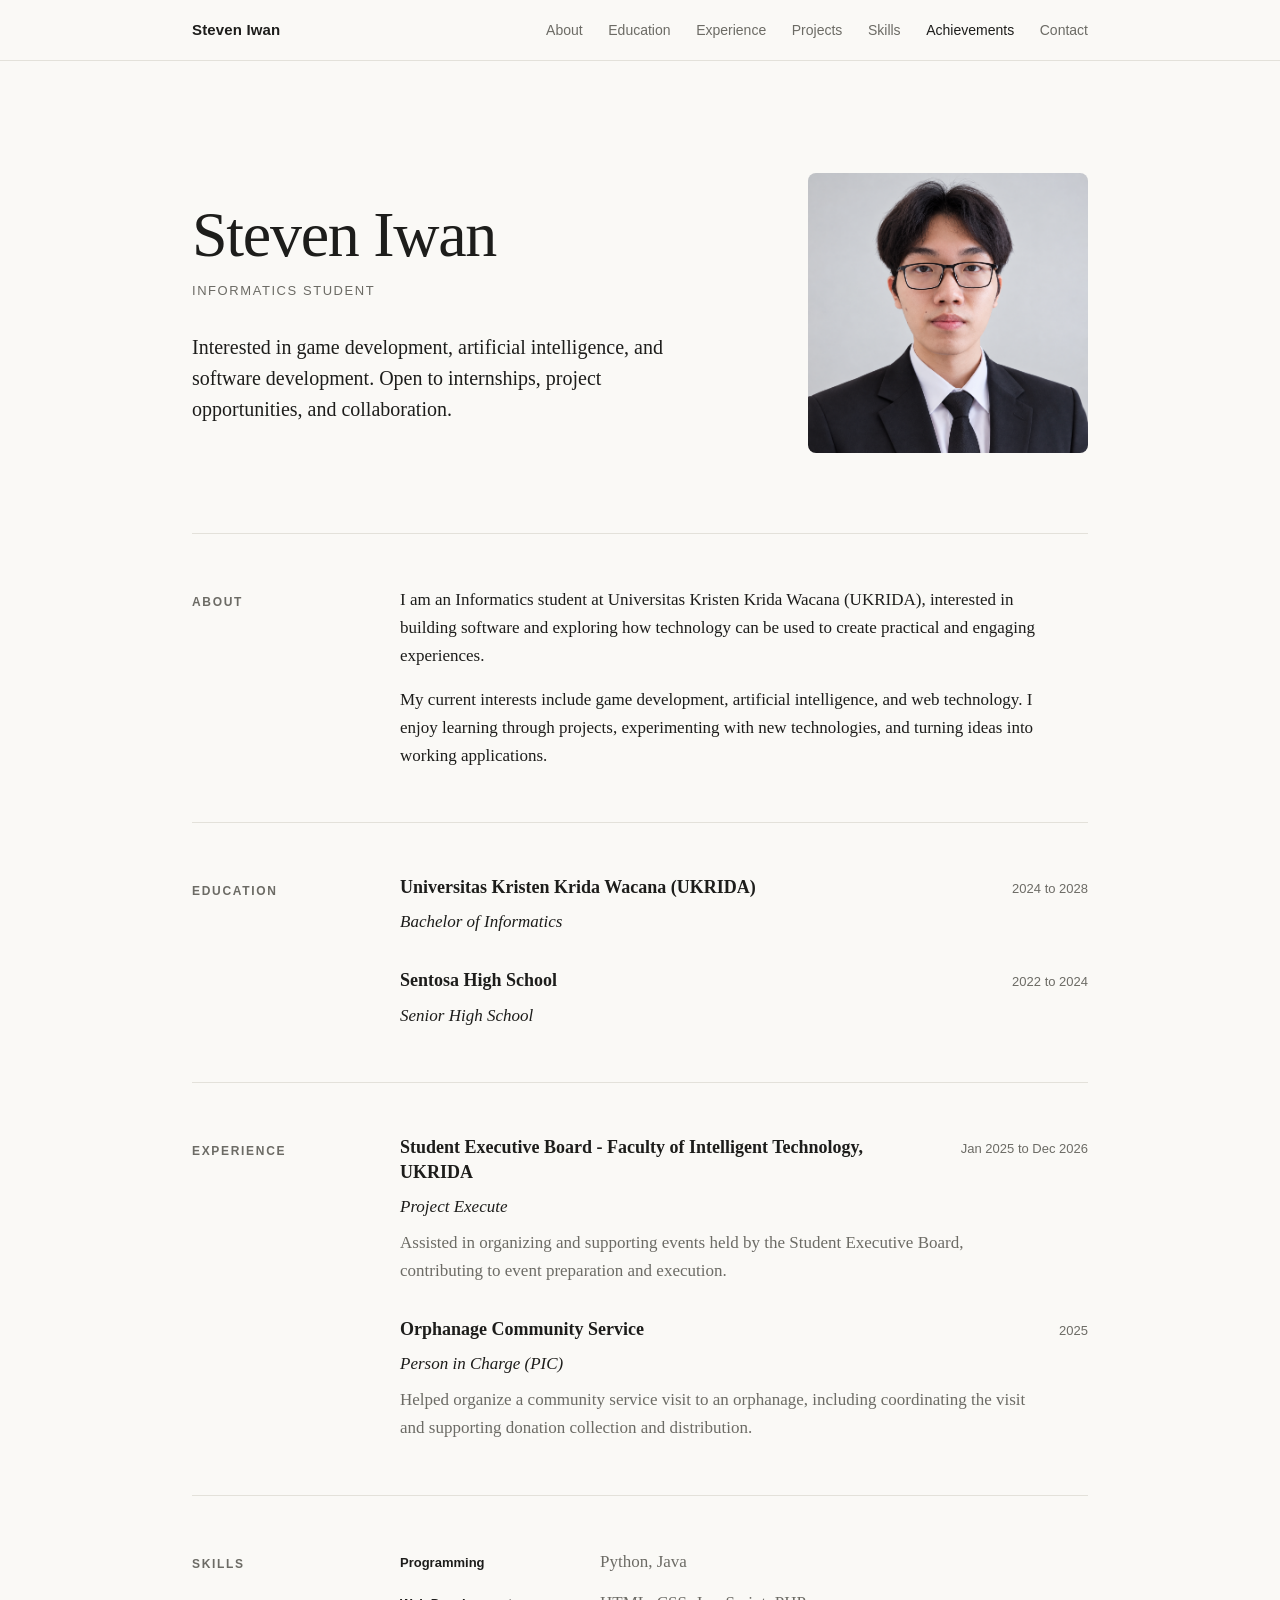
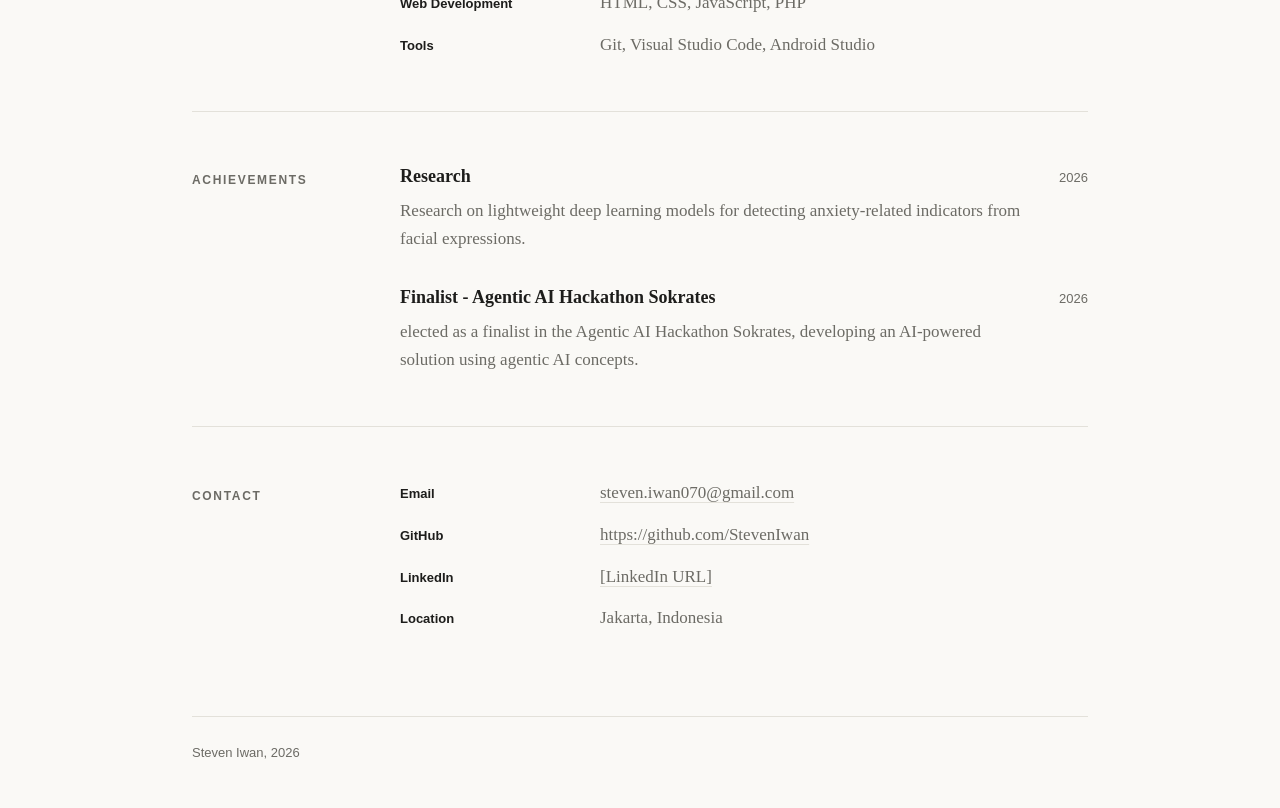
<file: index.html>
<!doctype html>
<html lang="en">
  <head>
    <meta charset="utf-8" />
    <meta name="viewport" content="width=device-width, initial-scale=1" />
    <title>Steven Iwan - Informatics Student</title>
    <meta
      name="description"
      content="Personal CV website of Steven Iwan, Informatics student."
    />
    <style>
      :root {
        --bg: #faf9f6;
        --text: #1d1d1b;
        --muted: #6c6b65;
        --rule: #e3e1da;
        --accent: #2f4a3f;
        --serif:
          "Iowan Old Style", "Charter", "Source Serif Pro", Georgia,
          "Times New Roman", serif;
        --sans:
          -apple-system, BlinkMacSystemFont, "Inter", "Segoe UI", Helvetica,
          Arial, sans-serif;
        --pad: clamp(1.25rem, 5vw, 3rem);
      }
      @media (prefers-color-scheme: dark) {
        :root:not([data-theme="light"]) {
          --bg: #171716;
          --text: #ecebe6;
          --muted: #9a9890;
          --rule: #2d2d2a;
          --accent: #a9c4b6;
        }
      }
      *,
      *::before,
      *::after {
        box-sizing: border-box;
      }
      html {
        scroll-behavior: smooth;
        scroll-padding-top: 5rem;
        -webkit-text-size-adjust: 100%;
      }
      body {
        margin: 0;
        background: var(--bg);
        color: var(--text);
        font-family: var(--serif);
        font-size: 1.0625rem;
        line-height: 1.65;
        -webkit-font-smoothing: antialiased;
        text-rendering: optimizeLegibility;
      }
      a {
        color: inherit;
        text-decoration-color: var(--rule);
        text-underline-offset: 0.22em;
        text-decoration-thickness: 1px;
        transition:
          text-decoration-color 0.15s,
          color 0.15s;
      }
      a:hover {
        color: var(--accent);
        text-decoration-color: currentColor;
      }
      a:focus-visible,
      button:focus-visible {
        outline: 2px solid var(--accent);
        outline-offset: 3px;
        border-radius: 2px;
      }
      h1,
      h2,
      h3,
      p,
      ul,
      dl,
      dd {
        margin: 0;
      }
      ul {
        list-style: none;
        padding: 0;
      }

      /* Header + navigation */
      .site-header {
        position: sticky;
        top: 0;
        z-index: 10;
        background: var(--bg);
        border-bottom: 1px solid var(--rule);
      }
      .bar {
        display: flex;
        flex-wrap: wrap;
        align-items: center;
        justify-content: space-between;
        max-width: 62rem;
        margin: 0 auto;
        padding: 1rem var(--pad);
      }
      .brand {
        font-family: var(--sans);
        font-size: 0.9375rem;
        font-weight: 600;
        letter-spacing: 0.01em;
        text-decoration: none;
      }
      .menu-btn {
        font: 500 0.875rem var(--sans);
        color: var(--text);
        background: none;
        border: 0;
        padding: 0.35rem 0;
        cursor: pointer;
        letter-spacing: 0.02em;
      }
      .menu-btn::after {
        content: "+";
        display: inline-block;
        margin-left: 0.5rem;
        color: var(--muted);
      }
      .menu-btn[aria-expanded="true"]::after {
        content: "\2212";
      }
      .nav-wrap {
        flex-basis: 100%;
        order: 3;
      }
      .nav {
        display: none;
        border-top: 1px solid var(--rule);
        margin-top: 0.75rem;
      }
      .nav.open {
        display: block;
      }
      .nav ul {
        padding: 0.5rem 0 0.5rem;
      }
      .nav a {
        display: block;
        padding: 0.5rem 0;
        font: 0.9375rem var(--sans);
        color: var(--muted);
        text-decoration: none;
      }
      .nav a:hover,
      .nav a.active {
        color: var(--text);
      }

      /* Layout */
      main {
        max-width: 62rem;
        margin: 0 auto;
        padding: 0 var(--pad);
      }
      .intro {
        display: grid;
        grid-template-columns: 1fr;
        gap: 0;
        padding: clamp(3.5rem, 10vw, 7rem) 0 clamp(3rem, 7vw, 5rem);
      }
      .intro h1 {
        font-size: clamp(2.5rem, 7.5vw, 4rem);
        font-weight: 500;
        line-height: 1.05;
        letter-spacing: -0.02em;
      }
      .role {
        margin-top: 0.9rem;
        font: 0.8125rem/1.4 var(--sans);
        letter-spacing: 0.12em;
        text-transform: uppercase;
        color: var(--muted);
      }
      .lede {
        margin-top: 2rem;
        max-width: 34rem;
        font-size: 1.25rem;
        line-height: 1.55;
        color: var(--text);
      }
      .photo {
        display: block;
        width: min(100%, 280px);
        height: auto;
        aspect-ratio: 1;
        object-fit: cover;
        border-radius: 8px;
        justify-self: center;
        margin-top: 2.5rem;
      }

      section {
        display: grid;
        grid-template-columns: 1fr;
        gap: 1.25rem;
        padding: 2.75rem 0;
        border-top: 1px solid var(--rule);
      }
      section h2 {
        font: 600 0.75rem/1.6 var(--sans);
        letter-spacing: 0.14em;
        text-transform: uppercase;
        color: var(--muted);
      }
      .body {
        max-width: 100%;
      }
      .body > p,
      .entry > p {
        max-width: 40rem;
      }
      .body > p + p {
        margin-top: 1rem;
      }

      /* Entries */
      .entry + .entry {
        margin-top: 2rem;
      }
      .entry-head {
        display: flex;
        flex-direction: column;
        gap: 0.1rem;
      }
      .entry h3 {
        font-size: 1.125rem;
        font-weight: 600;
        line-height: 1.4;
      }
      .date {
        font: 0.8125rem var(--sans);
        color: var(--muted);
        font-variant-numeric: tabular-nums;
      }
      .sub {
        margin-top: 0.25rem;
        color: var(--text);
      }
      .entry p {
        margin-top: 0.5rem;
        color: var(--muted);
      }
      .entry .sub {
        color: var(--text);
        font-style: italic;
      }
      .tech {
        font: 0.8125rem/1.6 var(--sans);
      }
      .tech b {
        font-weight: 600;
        color: var(--text);
      }

      /* Definition lists */
      .defs {
        display: grid;
        gap: 1.1rem;
      }
      .defs > div {
        display: grid;
        grid-template-columns: 1fr;
        gap: 0.1rem;
      }
      .defs dt {
        font: 600 0.8125rem var(--sans);
        color: var(--text);
      }
      .defs dd {
        color: var(--muted);
      }

      footer {
        max-width: 62rem;
        margin: 2rem auto 0;
        padding: 0 var(--pad) 3rem;
        font: 0.8125rem var(--sans);
        color: var(--muted);
      }
      footer p {
        padding-top: 1.75rem;
        border-top: 1px solid var(--rule);
      }

      /* Desktop: label column + content column */
      @media (min-width: 52rem) {
        .menu-btn {
          display: none;
        }
        .intro {
          grid-template-columns: minmax(0, 1fr) minmax(220px, 280px);
          align-items: center;
          column-gap: clamp(3rem, 8vw, 7rem);
        }
        .photo {
          justify-self: end;
          margin-top: 0;
        }
        .bar {
          padding-block: 1.1rem;
        }
        .site-header {
          display: block;
        }
        .site-header .bar {
          gap: 2rem;
        }
        .nav,
        .nav.open {
          display: block;
          border: 0;
          margin: 0;
        }
        .nav ul {
          display: flex;
          gap: 1.6rem;
          padding: 0;
          max-width: none;
          margin: 0;
        }
        .nav a {
          padding: 0.2rem 0;
          font-size: 0.875rem;
        }
        .nav-wrap {
          flex-basis: auto;
          order: 0;
          display: flex;
          align-items: center;
        }
        section {
          grid-template-columns: 11rem 1fr;
          gap: 2rem;
          padding: 3.25rem 0;
        }
        section h2 {
          padding-top: 0.45rem;
        }
        .entry-head {
          flex-direction: row;
          justify-content: space-between;
          align-items: baseline;
          gap: 2rem;
        }
        .date {
          white-space: nowrap;
        }
        .defs {
          gap: 0.85rem;
        }
        .defs > div {
          grid-template-columns: 11rem 1fr;
          gap: 1.5rem;
          align-items: baseline;
        }
      }
      @media (prefers-reduced-motion: reduce) {
        html {
          scroll-behavior: auto;
        }
        * {
          transition: none !important;
        }
      }
      @media print {
        .site-header {
          position: static;
        }
        .menu-btn {
          display: none;
        }
      }
    </style>
  </head>
  <body id="top">
    <header class="site-header">
      <div class="bar">
        <a class="brand" href="#top">Steven Iwan</a>
        <button
          class="menu-btn"
          id="menu-btn"
          aria-expanded="false"
          aria-controls="nav"
        >
          Menu
        </button>
        <div class="nav-wrap">
          <nav class="nav" id="nav" aria-label="Primary">
            <ul>
              <li><a href="#about">About</a></li>
              <li><a href="#education">Education</a></li>
              <li><a href="#experience">Experience</a></li>
              <li><a href="#projects">Projects</a></li>
              <li><a href="#skills">Skills</a></li>
              <li><a href="#achievements">Achievements</a></li>
              <li><a href="#contact">Contact</a></li>
            </ul>
          </nav>
        </div>
      </div>
    </header>

    <main>
      <div class="intro">
        <div class="intro-content">
          <h1>Steven Iwan</h1>
          <p class="role">Informatics Student</p>
          <p class="lede">
            Interested in game development, artificial intelligence, and
            software development. Open to internships, project opportunities,
            and collaboration.
          </p>
        </div>
        <img
          class="photo"
          src="assets/img/Profile.png"
          alt="Photo of Steven Iwan"
          width="96"
          height="96"
        />
      </div>

      <section id="about">
        <h2>About</h2>
        <div class="body">
          <p>
            I am an Informatics student at Universitas Kristen Krida Wacana
            (UKRIDA), interested in building software and exploring how
            technology can be used to create practical and engaging experiences.
          </p>
          <p>
            My current interests include game development, artificial
            intelligence, and web technology. I enjoy learning through projects,
            experimenting with new technologies, and turning ideas into working
            applications.
          </p>
        </div>
      </section>

      <section id="education">
        <h2>Education</h2>
        <ul class="body">
          <li class="entry">
            <div class="entry-head">
              <h3>Universitas Kristen Krida Wacana (UKRIDA)</h3>
              <span class="date">2024 to 2028</span>
            </div>
            <p class="sub">Bachelor of Informatics</p>
          </li>
          <li class="entry">
            <div class="entry-head">
              <h3>Sentosa High School</h3>
              <span class="date">2022 to 2024</span>
            </div>
            <p class="sub">Senior High School</p>
          </li>
        </ul>
      </section>

      <section id="experience">
        <h2>Experience</h2>
        <ul class="body">
          <li class="entry">
            <div class="entry-head">
              <h3>
                Student Executive Board - Faculty of Intelligent Technology,
                UKRIDA
              </h3>
              <span class="date">Jan 2025 to Dec 2026</span>
            </div>
            <p class="sub">Project Execute</p>
            <p>
              Assisted in organizing and supporting events held by the Student
              Executive Board, contributing to event preparation and execution.
            </p>
          </li>
          <li class="entry">
            <div class="entry-head">
              <h3>Orphanage Community Service</h3>
              <span class="date"> 2025</span>
            </div>
            <p class="sub">Person in Charge (PIC)</p>
            <p>
              Helped organize a community service visit to an orphanage,
              including coordinating the visit and supporting donation
              collection and distribution.
            </p>
          </li>
        </ul>
      </section>

      <!-- <section id="projects">
        <h2>Projects</h2>
        <ul class="body">
          <li class="entry">
            <div class="entry-head">
              <h3>
                <a href="https://steveniwan.me/[Project Link]"
                  >[Project Name]</a
                >
              </h3>
              <span class="date">[Year]</span>
            </div>
            <p>[What the project does and your part in it.]</p>
            <p class="tech">
              <b>Technologies:</b> [Technology 1], [Technology 2], [Technology
              3]
            </p>
          </li>
          <li class="entry">
            <div class="entry-head">
              <h3>
                <a href="https://steveniwan.me/[Project Link]"
                  >[Project Name]</a
                >
              </h3>
              <span class="date">[Year]</span>
            </div>
            <p>[What the project does and your part in it.]</p>
            <p class="tech">
              <b>Technologies:</b> [Technology 1], [Technology 2]
            </p>
          </li>
        </ul>
      </section> -->

      <section id="skills">
        <h2>Skills</h2>
        <dl class="body defs">
          <div>
            <dt>Programming</dt>
            <dd>Python, Java</dd>
          </div>
          <div>
            <dt>Web Development</dt>
            <dd>HTML, CSS, JavaScript, PHP</dd>
          </div>
          <div>
            <dt>Tools</dt>
            <dd>Git, Visual Studio Code, Android Studio</dd>
          </div>
        </dl>
      </section>

      <section id="achievements">
        <h2>Achievements</h2>
        <ul class="body">
          <li class="entry">
            <div class="entry-head">
              <h3>Research</h3>
              <span class="date">2026</span>
            </div>
            <p>
              Research on lightweight deep learning models for detecting
              anxiety-related indicators from facial expressions.
            </p>
          </li>
          <li class="entry">
            <div class="entry-head">
              <h3>Finalist - Agentic AI Hackathon Sokrates</h3>
              <span class="date">2026</span>
            </div>
            <p>
              elected as a finalist in the Agentic AI Hackathon Sokrates,
              developing an AI-powered solution using agentic AI concepts.
            </p>
          </li>
        </ul>
      </section>

      <section id="contact">
        <h2>Contact</h2>
        <dl class="body defs">
          <div>
            <dt>Email</dt>
            <dd>
              <a href="mailto:steven.iwan070@gmail.com"
                >steven.iwan070@gmail.com</a
              >
            </dd>
          </div>
          <div>
            <dt>GitHub</dt>
            <dd>
              <a href="https://github.com/StevenIwan"
                >https://github.com/StevenIwan</a
              >
            </dd>
          </div>
          <div>
            <dt>LinkedIn</dt>
            <dd>
              <a href="https://steveniwan.me/[LinkedIn URL]">[LinkedIn URL]</a>
            </dd>
          </div>
          <div>
            <dt>Location</dt>
            <dd>Jakarta, Indonesia</dd>
          </div>
        </dl>
      </section>
    </main>

    <footer><p>Steven Iwan, 2026</p></footer>

    <script>
      (function () {
        var btn = document.getElementById("menu-btn"),
          nav = document.getElementById("nav");
        btn.addEventListener("click", function () {
          var open = nav.classList.toggle("open");
          btn.setAttribute("aria-expanded", open);
        });
        nav.addEventListener("click", function (e) {
          if (e.target.tagName === "A") {
            nav.classList.remove("open");
            btn.setAttribute("aria-expanded", "false");
          }
        });
        if ("IntersectionObserver" in window) {
          var links = {};
          nav.querySelectorAll("a").forEach(function (a) {
            links[a.getAttribute("href").slice(1)] = a;
          });
          var io = new IntersectionObserver(
            function (entries) {
              entries.forEach(function (en) {
                if (en.isIntersecting) {
                  Object.values(links).forEach(function (l) {
                    l.classList.remove("active");
                  });
                  if (links[en.target.id])
                    links[en.target.id].classList.add("active");
                }
              });
            },
            { rootMargin: "-30% 0px -60% 0px" },
          );
          document.querySelectorAll("main section").forEach(function (s) {
            io.observe(s);
          });
        }
      })();
    </script>
  </body>
</html>
</file>
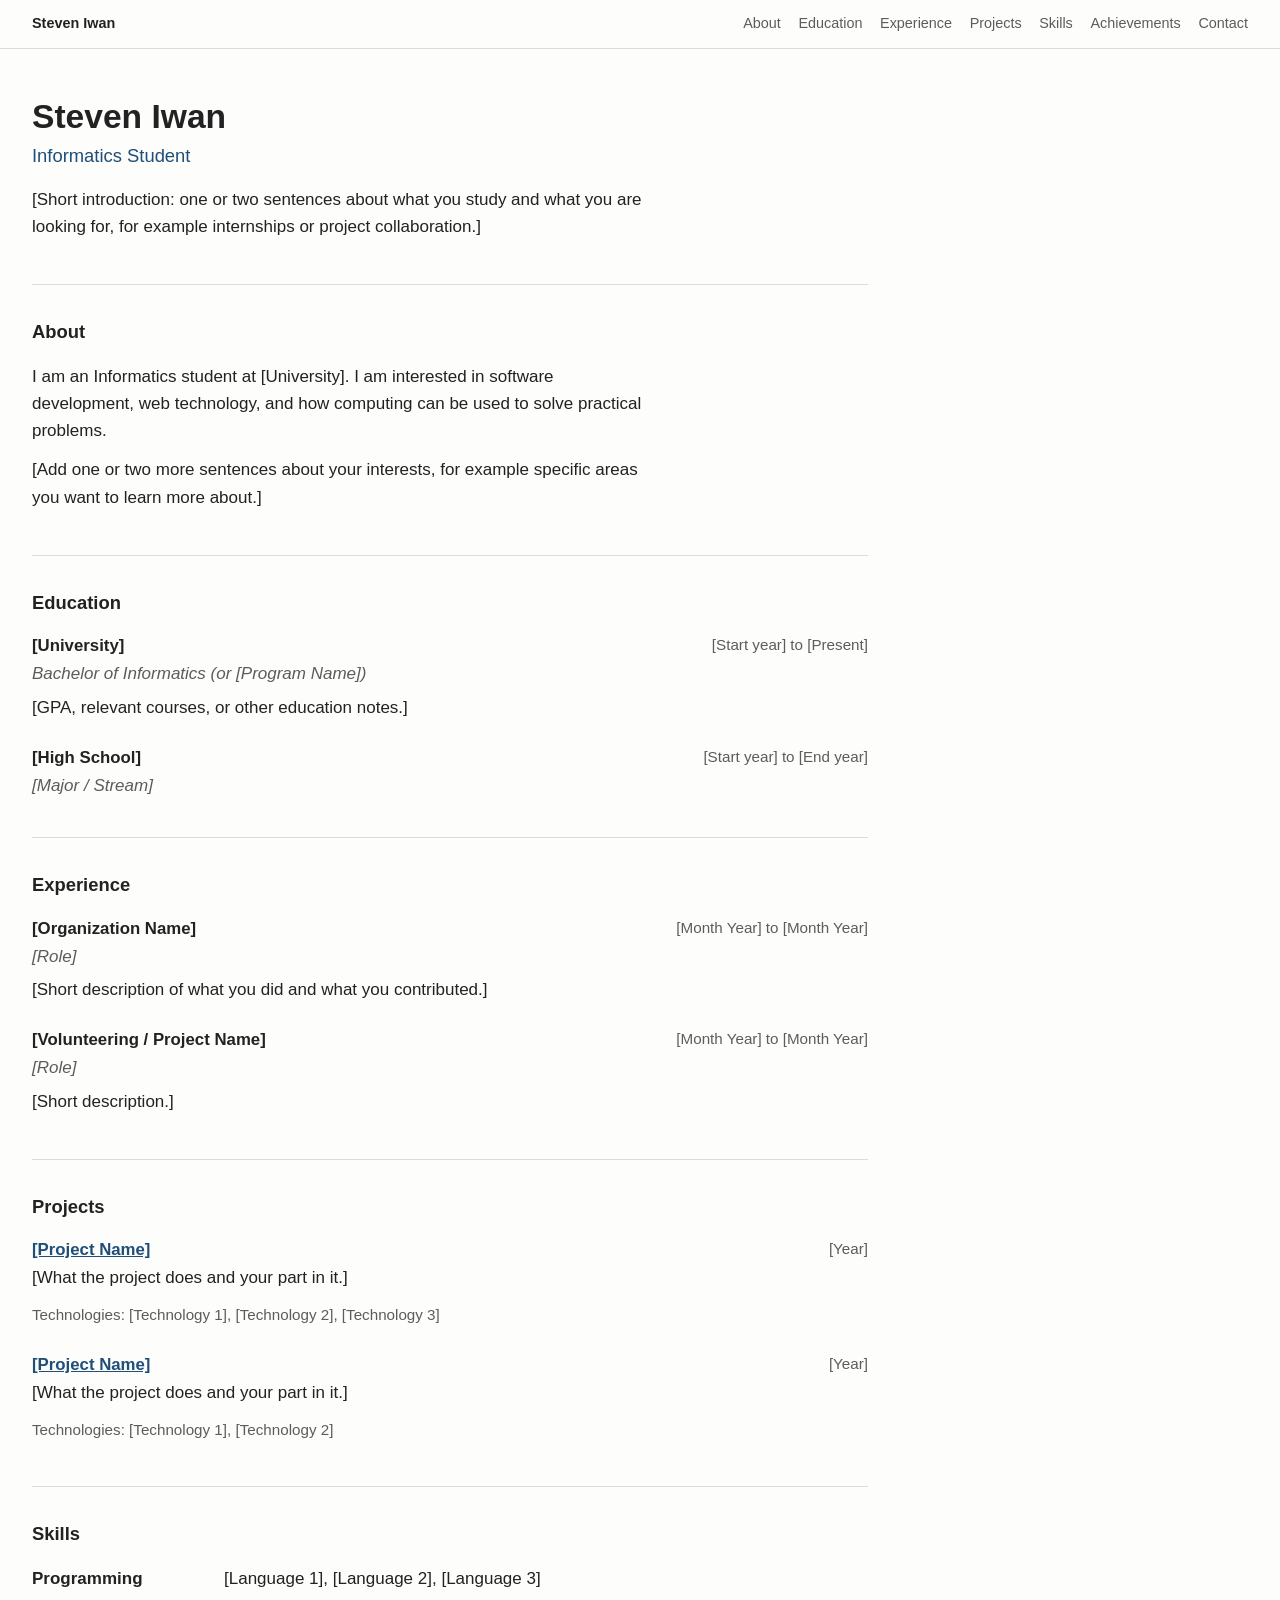
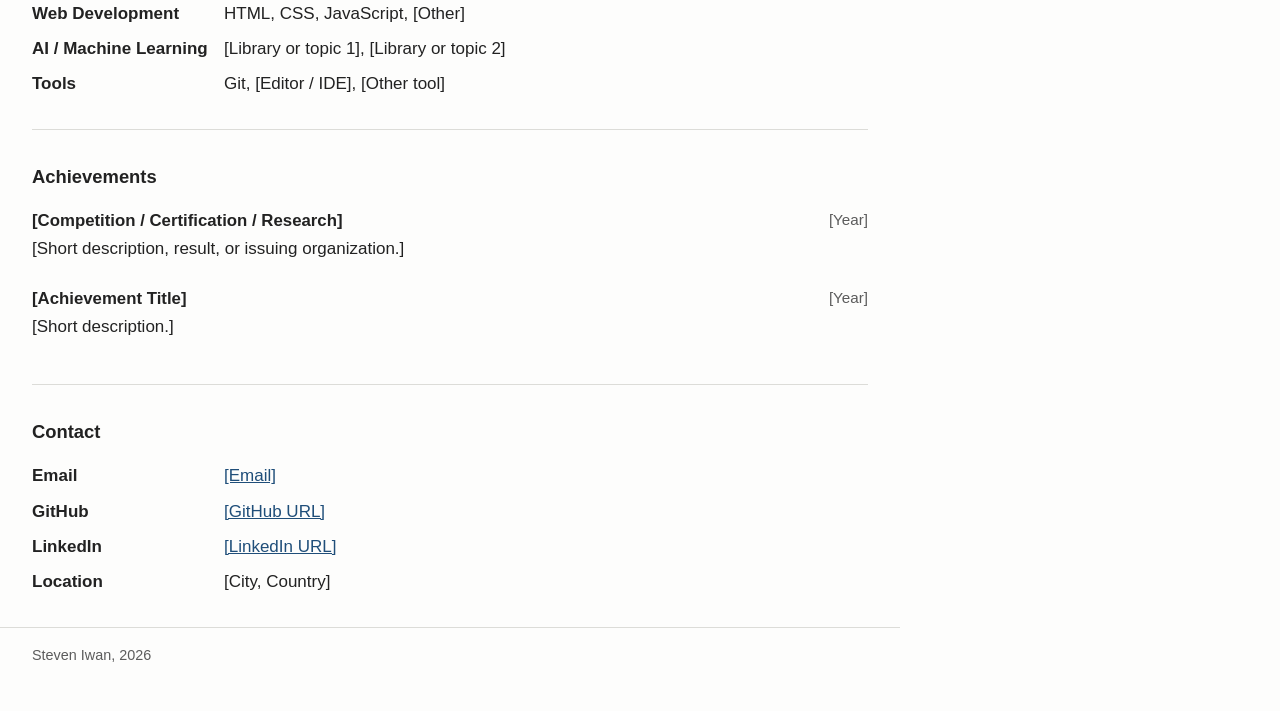
<file: index (4).html>
<!DOCTYPE html>
<html lang="en">
<head>
  <meta charset="UTF-8">
  <meta name="viewport" content="width=device-width, initial-scale=1">
  <title>Steven Iwan - Informatics Student</title>
  <meta name="description" content="Personal CV website of Steven Iwan, Informatics student.">
  <link rel="stylesheet" href="style.css">
</head>
<body>

  <header class="site-header">
    <div class="wrap header-inner">
      <a class="site-name" href="#top">Steven Iwan</a>
      <button class="menu-toggle" id="menu-toggle" aria-expanded="false" aria-controls="site-nav">Menu</button>
      <nav id="site-nav" class="site-nav" aria-label="Main">
        <ul>
          <li><a href="#about">About</a></li>
          <li><a href="#education">Education</a></li>
          <li><a href="#experience">Experience</a></li>
          <li><a href="#projects">Projects</a></li>
          <li><a href="#skills">Skills</a></li>
          <li><a href="#achievements">Achievements</a></li>
          <li><a href="#contact">Contact</a></li>
        </ul>
      </nav>
    </div>
  </header>

  <main class="wrap" id="top">

    <section class="intro">
      <h1>Steven Iwan</h1>
      <p class="role">Informatics Student</p>
      <p>[Short introduction: one or two sentences about what you study and what you are looking for, for example internships or project collaboration.]</p>
    </section>

    <section id="about">
      <h2>About</h2>
      <p>I am an Informatics student at [University]. I am interested in software development, web technology, and how computing can be used to solve practical problems.</p>
      <p>[Add one or two more sentences about your interests, for example specific areas you want to learn more about.]</p>
    </section>

    <section id="education">
      <h2>Education</h2>
      <ul class="entries">
        <li>
          <div class="entry-head">
            <h3>[University]</h3>
            <span class="date">[Start year] to [Present]</span>
          </div>
          <p class="sub">Bachelor of Informatics (or [Program Name])</p>
          <p>[GPA, relevant courses, or other education notes.]</p>
        </li>
        <li>
          <div class="entry-head">
            <h3>[High School]</h3>
            <span class="date">[Start year] to [End year]</span>
          </div>
          <p class="sub">[Major / Stream]</p>
        </li>
      </ul>
    </section>

    <section id="experience">
      <h2>Experience</h2>
      <ul class="entries">
        <li>
          <div class="entry-head">
            <h3>[Organization Name]</h3>
            <span class="date">[Month Year] to [Month Year]</span>
          </div>
          <p class="sub">[Role]</p>
          <p>[Short description of what you did and what you contributed.]</p>
        </li>
        <li>
          <div class="entry-head">
            <h3>[Volunteering / Project Name]</h3>
            <span class="date">[Month Year] to [Month Year]</span>
          </div>
          <p class="sub">[Role]</p>
          <p>[Short description.]</p>
        </li>
      </ul>
    </section>

    <section id="projects">
      <h2>Projects</h2>
      <ul class="entries">
        <li>
          <div class="entry-head">
            <h3><a href="[Project Link]">[Project Name]</a></h3>
            <span class="date">[Year]</span>
          </div>
          <p>[What the project does and your part in it.]</p>
          <p class="tech">Technologies: [Technology 1], [Technology 2], [Technology 3]</p>
        </li>
        <li>
          <div class="entry-head">
            <h3><a href="[Project Link]">[Project Name]</a></h3>
            <span class="date">[Year]</span>
          </div>
          <p>[What the project does and your part in it.]</p>
          <p class="tech">Technologies: [Technology 1], [Technology 2]</p>
        </li>
      </ul>
    </section>

    <section id="skills">
      <h2>Skills</h2>
      <dl class="skills">
        <dt>Programming</dt>
        <dd>[Language 1], [Language 2], [Language 3]</dd>
        <dt>Web Development</dt>
        <dd>HTML, CSS, JavaScript, [Other]</dd>
        <dt>AI / Machine Learning</dt>
        <dd>[Library or topic 1], [Library or topic 2]</dd>
        <dt>Tools</dt>
        <dd>Git, [Editor / IDE], [Other tool]</dd>
      </dl>
    </section>

    <section id="achievements">
      <h2>Achievements</h2>
      <ul class="entries">
        <li>
          <div class="entry-head">
            <h3>[Competition / Certification / Research]</h3>
            <span class="date">[Year]</span>
          </div>
          <p>[Short description, result, or issuing organization.]</p>
        </li>
        <li>
          <div class="entry-head">
            <h3>[Achievement Title]</h3>
            <span class="date">[Year]</span>
          </div>
          <p>[Short description.]</p>
        </li>
      </ul>
    </section>

    <section id="contact">
      <h2>Contact</h2>
      <dl class="contact">
        <dt>Email</dt>
        <dd><a href="mailto:[Email]">[Email]</a></dd>
        <dt>GitHub</dt>
        <dd><a href="[GitHub URL]">[GitHub URL]</a></dd>
        <dt>LinkedIn</dt>
        <dd><a href="[LinkedIn URL]">[LinkedIn URL]</a></dd>
        <dt>Location</dt>
        <dd>[City, Country]</dd>
      </dl>
    </section>

  </main>

  <footer class="wrap site-footer">
    <p>Steven Iwan, <span id="year">2026</span></p>
  </footer>

  <script src="script.js"></script>
</body>
</html>
</file>
<file: style.css>
/* ---- Settings: change colors and widths here ---- */
:root {
  --text: #222;
  --muted: #5c5c5c;
  --bg: #fdfdfc;
  --line: #dcdcd8;
  --accent: #1f4e79; /* the only accent color */
  --width: 900px;
}

* {
  box-sizing: border-box;
}

html {
  scroll-behavior: smooth;
  scroll-padding-top: 4rem;
}

body {
  margin: 0;
  background: var(--bg);
  color: var(--text);
  font-family: Arial, Helvetica, sans-serif;
  font-size: 1.0625rem;
  line-height: 1.6;
}

/* Header, content and footer all start at the same left edge.
   To center the page again, change margin-left to auto. */
.wrap {
  max-width: var(--width);
  margin-left: 0;
  margin-right: auto;
  padding: 0 2rem;
}

/* Header spans the full width so the menu is not squeezed into the middle */
.site-header .wrap {
  max-width: none;
}

/* Keep paragraphs at a comfortable reading length */
p {
  max-width: 65ch;
}

a {
  color: var(--accent);
}
a:hover {
  text-decoration-thickness: 2px;
}
a:focus-visible,
button:focus-visible {
  outline: 2px solid var(--accent);
  outline-offset: 2px;
}

/* ---- Header and navigation ---- */
.site-header {
  position: sticky;
  top: 0;
  background: var(--bg);
  border-bottom: 1px solid var(--line);
  z-index: 10;
  font-size: 0.9rem;
}
.header-inner {
  display: flex;
  align-items: center;
  justify-content: space-between;
  min-height: 3rem;
}
.site-name {
  font-weight: bold;
  color: var(--text);
  text-decoration: none;
}
.site-nav ul {
  display: flex;
  gap: 1.1rem;
  list-style: none;
  margin: 0;
  padding: 0;
}
.site-nav a {
  color: var(--muted);
  text-decoration: none;
}
.site-nav a:hover {
  color: var(--accent);
  text-decoration: underline;
}

.menu-toggle {
  display: none;
  font: inherit;
  background: none;
  border: 1px solid var(--line);
  padding: 0.3rem 0.7rem;
  color: var(--text);
  cursor: pointer;
}

/* ---- Sections ---- */
section {
  padding: 2rem 0;
  border-top: 1px solid var(--line);
}
section.intro {
  border-top: none;
  padding-top: 3rem;
}

h1 {
  font-size: 2.1rem;
  line-height: 1.2;
  margin: 0;
}
.role {
  color: var(--accent);
  font-size: 1.15rem;
  margin: 0.2rem 0 1rem;
}

h2 {
  font-size: 1.15rem;
  margin: 0 0 1rem;
}
h3 {
  font-size: 1.05rem;
  margin: 0;
}
p {
  margin: 0 0 0.75rem;
}

/* ---- Entries (education, experience, projects, achievements) ---- */
.entries {
  list-style: none;
  margin: 0;
  padding: 0;
}
.entries li {
  margin-bottom: 1.5rem;
}
.entries li:last-child {
  margin-bottom: 0;
}
.entry-head {
  display: flex;
  justify-content: space-between;
  gap: 1rem;
  flex-wrap: wrap;
}
.date {
  color: var(--muted);
  font-size: 0.95rem;
}
.sub {
  color: var(--muted);
  margin-bottom: 0.4rem;
  font-style: italic;
}
.tech {
  color: var(--muted);
  font-size: 0.95rem;
}

/* ---- Skills and contact lists ---- */
.skills,
.contact {
  display: grid;
  grid-template-columns: 11rem 1fr;
  gap: 0.5rem 1rem;
  margin: 0;
}
.skills dt,
.contact dt {
  font-weight: bold;
}
.skills dd,
.contact dd {
  margin: 0;
}

.site-footer {
  border-top: 1px solid var(--line);
  padding-top: 1rem;
  padding-bottom: 2rem;
  color: var(--muted);
  font-size: 0.9rem;
}

/* ---- Mobile ---- */
@media (max-width: 720px) {
  .wrap {
    padding: 0 1.25rem;
  }
  .menu-toggle {
    display: block;
  }
  .site-nav {
    display: none;
    position: absolute;
    top: 100%;
    left: 0;
    right: 0;
    background: var(--bg);
    border-bottom: 1px solid var(--line);
  }
  .site-nav.open {
    display: block;
  }
  .site-nav ul {
    flex-direction: column;
    gap: 0;
    padding: 0.5rem 1.25rem;
  }
  .site-nav a {
    display: block;
    padding: 0.5rem 0;
  }
  h1 {
    font-size: 1.7rem;
  }
  .skills,
  .contact {
    grid-template-columns: 1fr;
    gap: 0;
  }
  .skills dd,
  .contact dd {
    margin-bottom: 0.8rem;
  }
}

@media (prefers-reduced-motion: reduce) {
  html {
    scroll-behavior: auto;
  }
}
</file>
